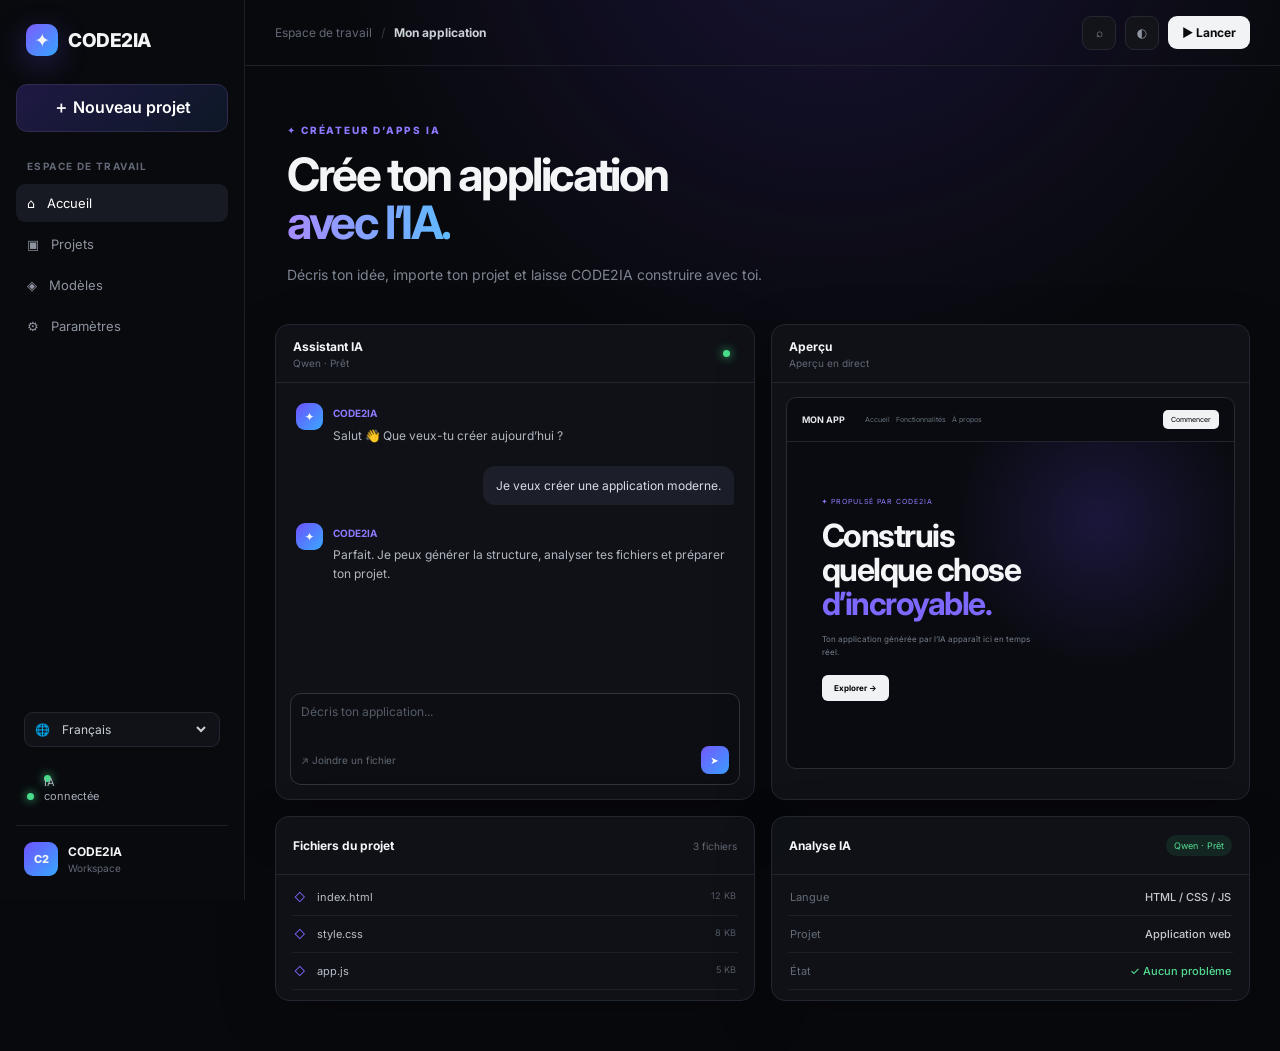
<file: interface/index.html>
<!DOCTYPE html>
<html lang="fr">
<head>
  <meta charset="UTF-8">
  <meta name="viewport" content="width=device-width, initial-scale=1.0">
  <title>CODE2IA — AI App Builder</title>
  <link rel="stylesheet" href="style.css">
</head>
<body>
  <div class="app-shell">
    <aside class="sidebar">
      <div class="brand"><span class="brand-mark">✦</span><span>CODE2IA</span></div>
      <button class="new-project" data-action="new-project" data-i18n="newProject">＋ Nouveau projet</button>
      <nav>
        <p class="nav-label" data-i18n="workspace">WORKSPACE</p>
        <a class="nav-item active" href="pages/home.html" data-page="home">⌂ <span data-i18n="home">Accueil</span></a>
        <a class="nav-item" href="pages/projects.html" data-page="projects">▣ <span data-i18n="projects">Projets</span></a>
        <a class="nav-item" href="pages/templates.html" data-page="templates">◈ <span data-i18n="templates">Templates</span></a>
        <a class="nav-item" href="pages/settings.html" data-page="settings">⚙ <span data-i18n="settings">Paramètres</span></a>
      </nav>
      <div class="sidebar-bottom">
        <div class="language-control">🌐 <select id="language-select" aria-label="Language"></select></div>
        <div class="status"><span></span> <span data-i18n="connected">IA connectée</span></div>
        <div class="user"><div class="avatar">C2</div><div><strong>CODE2IA</strong><small>Workspace</small></div></div>
      </div>
    </aside>

    <main class="main">
      <header class="topbar">
        <div><span class="muted" data-i18n="ws">Workspace</span><span class="slash">/</span><strong data-i18n="app">Mon application</strong></div>
        <div class="top-actions"><button class="icon-btn" id="search-btn" title="Search">⌕</button><button class="icon-btn" id="theme-btn" title="Theme">◐</button><button class="run-btn" id="run-btn" data-i18n="launch">▶ Lancer</button></div>
      </header>

      <section class="hero">
        <div class="eyebrow" data-i18n="eyebrow">✦ AI APP BUILDER</div>
        <h1 data-i18n-title>Crée ton application<br><span>avec l’IA.</span></h1>
        <p data-i18n="subtitle">Décris ton idée, importe ton projet et laisse CODE2IA construire avec toi.</p>
      </section>

      <section class="workspace-grid">
        <div class="panel chat-panel">
          <div class="panel-head"><div><strong data-i18n="assistant">Assistant IA</strong><small data-i18n="ready">Qwen · Prêt</small></div><span class="online-dot"></span></div>
          <div class="messages" id="messages">
            <div class="message ai"><div class="mini-avatar">✦</div><div><strong>CODE2IA</strong><p data-i18n="hello">Salut 👋 Que veux-tu créer aujourd’hui ?</p></div></div>
            <div class="message user-message"><p data-i18n="userExample">Je veux créer une application moderne.</p></div>
            <div class="message ai"><div class="mini-avatar">✦</div><div><strong>CODE2IA</strong><p data-i18n="answer">Parfait. Je peux générer la structure, analyser tes fichiers et préparer ton projet.</p></div></div>
          </div>
          <div class="prompt-box"><textarea id="prompt-input" data-i18n-placeholder="prompt" placeholder="Décris ton application..." rows="2"></textarea><div class="prompt-footer"><label for="file-input" data-i18n="attach" style="cursor:pointer">↗ Joindre un fichier</label><input id="file-input" type="file" hidden><button class="send" id="send-btn">➤</button></div></div>
        </div>

        <div class="panel preview-panel">
          <div class="panel-head"><div><strong data-i18n="preview">Aperçu</strong><small data-i18n="live">Live preview</small></div><div class="window-dots"><i></i><i></i><i></i></div></div>
          <div class="preview-screen">
            <div class="mock-nav"><b>MON APP</b><span>Accueil&nbsp;&nbsp; Fonctionnalités&nbsp;&nbsp; À propos</span><button id="start-btn" data-i18n="start">Commencer</button></div>
            <div class="mock-content"><div class="mock-badge" data-i18n="powered">✦ POWERED BY CODE2IA</div><h2 data-i18n-mock-title>Construis<br>quelque chose<br><em>d’incroyable.</em></h2><p data-i18n="mockText">Ton application générée par l’IA apparaît ici en temps réel.</p><button class="mock-button" id="explore-btn" data-i18n="explore">Explorer →</button></div>
          </div>
        </div>
      </section>

      <section class="bottom-grid">
        <div class="panel files-panel"><div class="panel-head"><strong data-i18n="files">Fichiers du projet</strong><span data-i18n="fileCount">3 fichiers</span></div><div class="file-row"><span>◇</span> index.html <small>12 KB</small></div><div class="file-row"><span>◇</span> style.css <small>8 KB</small></div><div class="file-row"><span>◇</span> app.js <small>5 KB</small></div></div>
        <div class="panel analysis-panel"><div class="panel-head"><strong data-i18n="analysis">Analyse IA</strong><span class="badge" data-i18n="ready">Prêt</span></div><div class="analysis-line"><span data-i18n="language">Langage</span><b>HTML / CSS / JS</b></div><div class="analysis-line"><span data-i18n="project">Projet</span><b data-i18n="webApp">Web Application</b></div><div class="analysis-line"><span data-i18n="state">État</span><b class="success" data-i18n="noProblem">✓ Aucun problème</b></div></div>
      </section>
    </main>
  </div>
  <script src="i18n.js"></script>
  <script src="js/navigation.js"></script>
  <script src="app.js"></script>
</body>
</html>
</file>
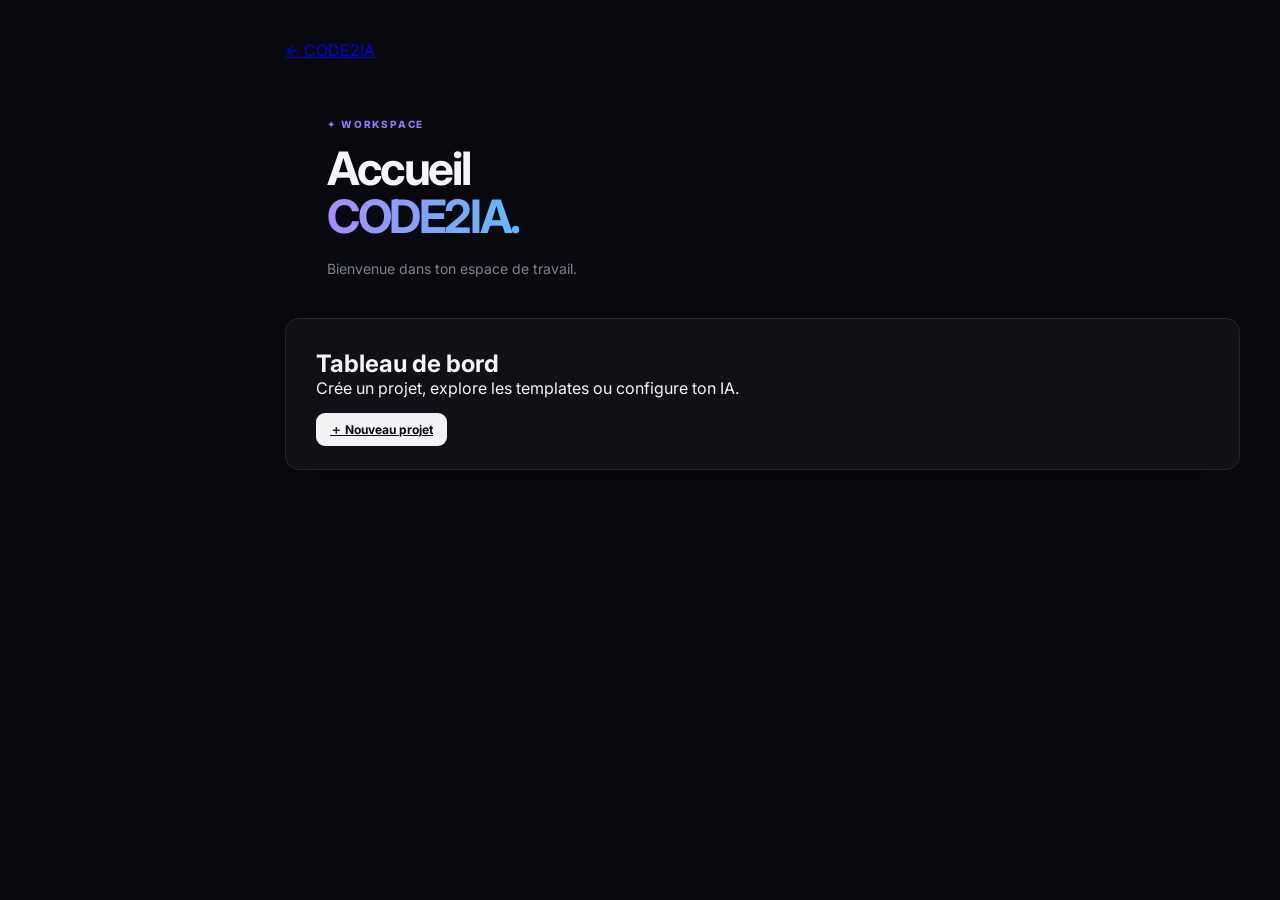
<file: interface/pages/home.html>
<!DOCTYPE html><html lang="fr"><head><meta charset="UTF-8"><meta name="viewport" content="width=device-width,initial-scale=1"><title>CODE2IA — Accueil</title><link rel="stylesheet" href="../style.css"></head><body><main class="main" style="min-height:100vh;padding:40px"><a href="../index.html">← CODE2IA</a><section class="hero"><div class="eyebrow">✦ WORKSPACE</div><h1>Accueil<br><span>CODE2IA.</span></h1><p>Bienvenue dans ton espace de travail.</p></section><div class="panel" style="padding:30px"><h2>Tableau de bord</h2><p>Crée un projet, explore les templates ou configure ton IA.</p><br><a class="run-btn" href="new-project.html">＋ Nouveau projet</a></div></main><script src="../js/navigation.js"></script></body></html>
</file>
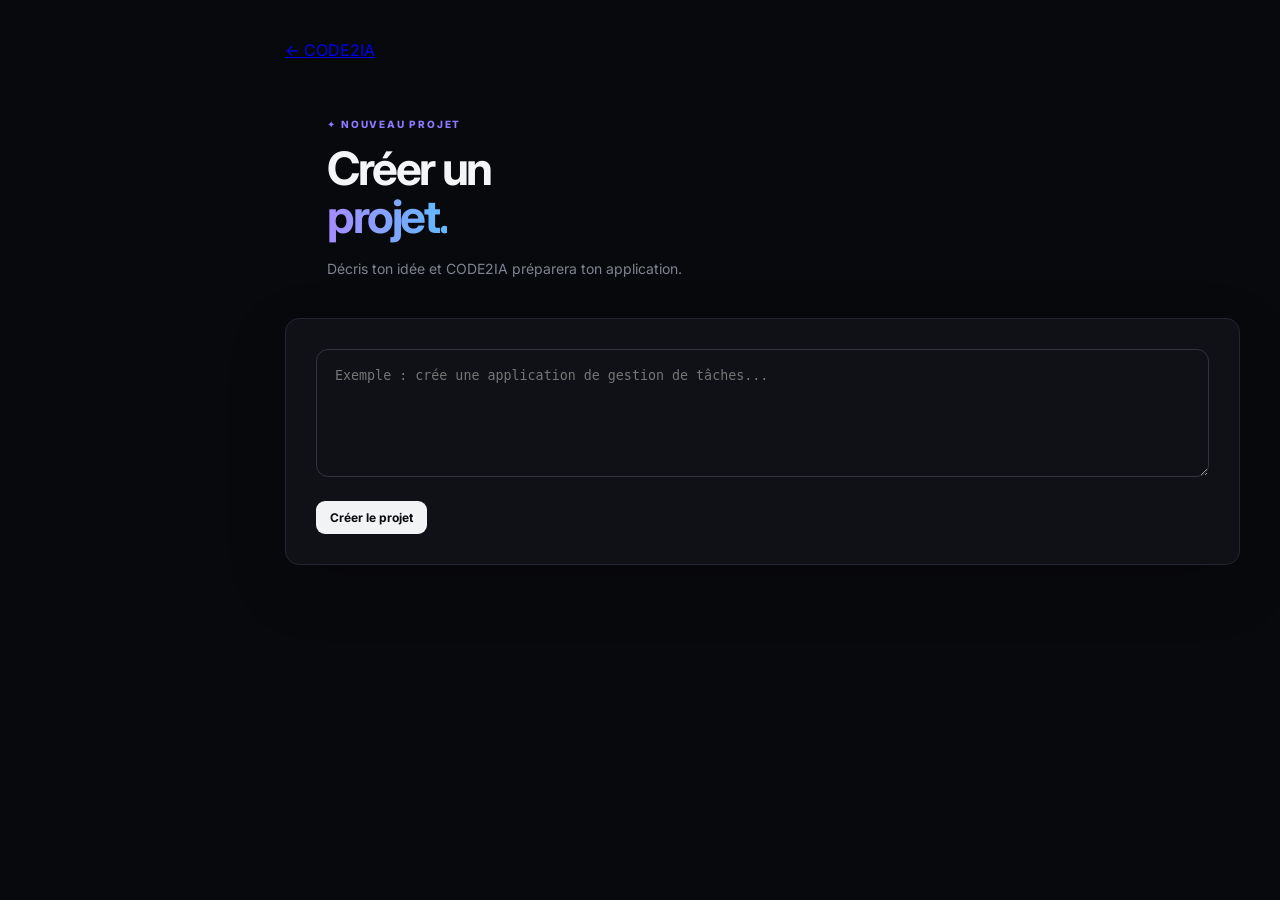
<file: interface/pages/new-project.html>
<!DOCTYPE html><html lang="fr"><head><meta charset="UTF-8"><meta name="viewport" content="width=device-width,initial-scale=1"><title>CODE2IA — Nouveau projet</title><link rel="stylesheet" href="../style.css"></head><body><main class="main" style="min-height:100vh;padding:40px"><a href="../index.html">← CODE2IA</a><section class="hero"><div class="eyebrow">✦ NOUVEAU PROJET</div><h1>Créer un<br><span>projet.</span></h1><p>Décris ton idée et CODE2IA préparera ton application.</p></section><div class="panel" style="padding:30px"><textarea id="project-prompt" rows="6" style="width:100%;padding:18px;background:transparent;color:inherit;border:1px solid #30343d;border-radius:12px" placeholder="Exemple : crée une application de gestion de tâches..."></textarea><br><br><button id="create-project" class="run-btn">Créer le projet</button></div></main><script src="../js/new-project.js"></script></body></html>
</file>
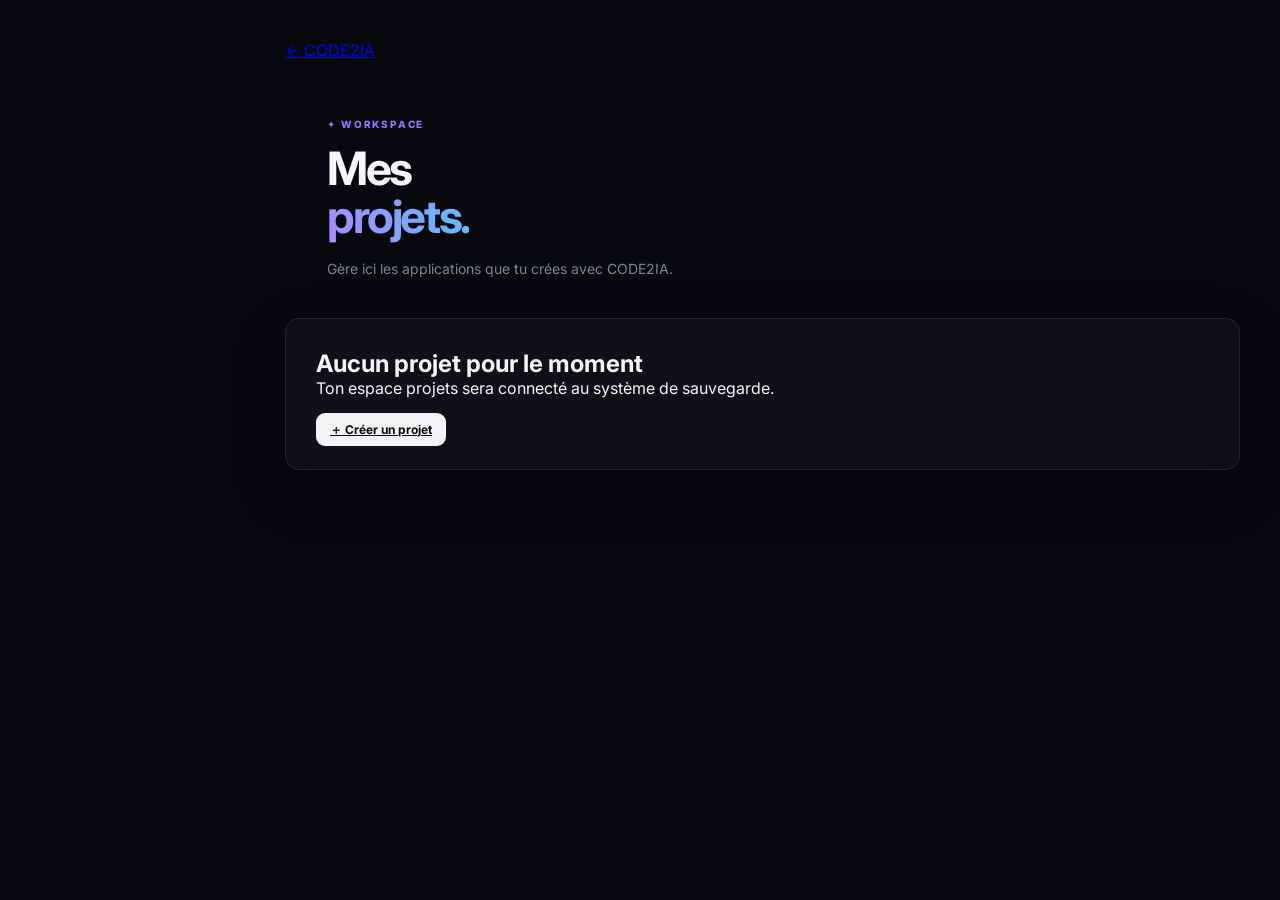
<file: interface/pages/projects.html>
<!DOCTYPE html><html lang="fr"><head><meta charset="UTF-8"><meta name="viewport" content="width=device-width,initial-scale=1"><title>CODE2IA — Projets</title><link rel="stylesheet" href="../style.css"></head><body><main class="main" style="min-height:100vh;padding:40px"><a href="../index.html">← CODE2IA</a><section class="hero"><div class="eyebrow">✦ WORKSPACE</div><h1>Mes<br><span>projets.</span></h1><p>Gère ici les applications que tu crées avec CODE2IA.</p></section><div id="project-list" class="panel" style="padding:30px"><h2>Aucun projet pour le moment</h2><p>Ton espace projets sera connecté au système de sauvegarde.</p><br><a class="run-btn" href="new-project.html">＋ Créer un projet</a></div></main><script src="../js/projects.js"></script></body></html>
</file>
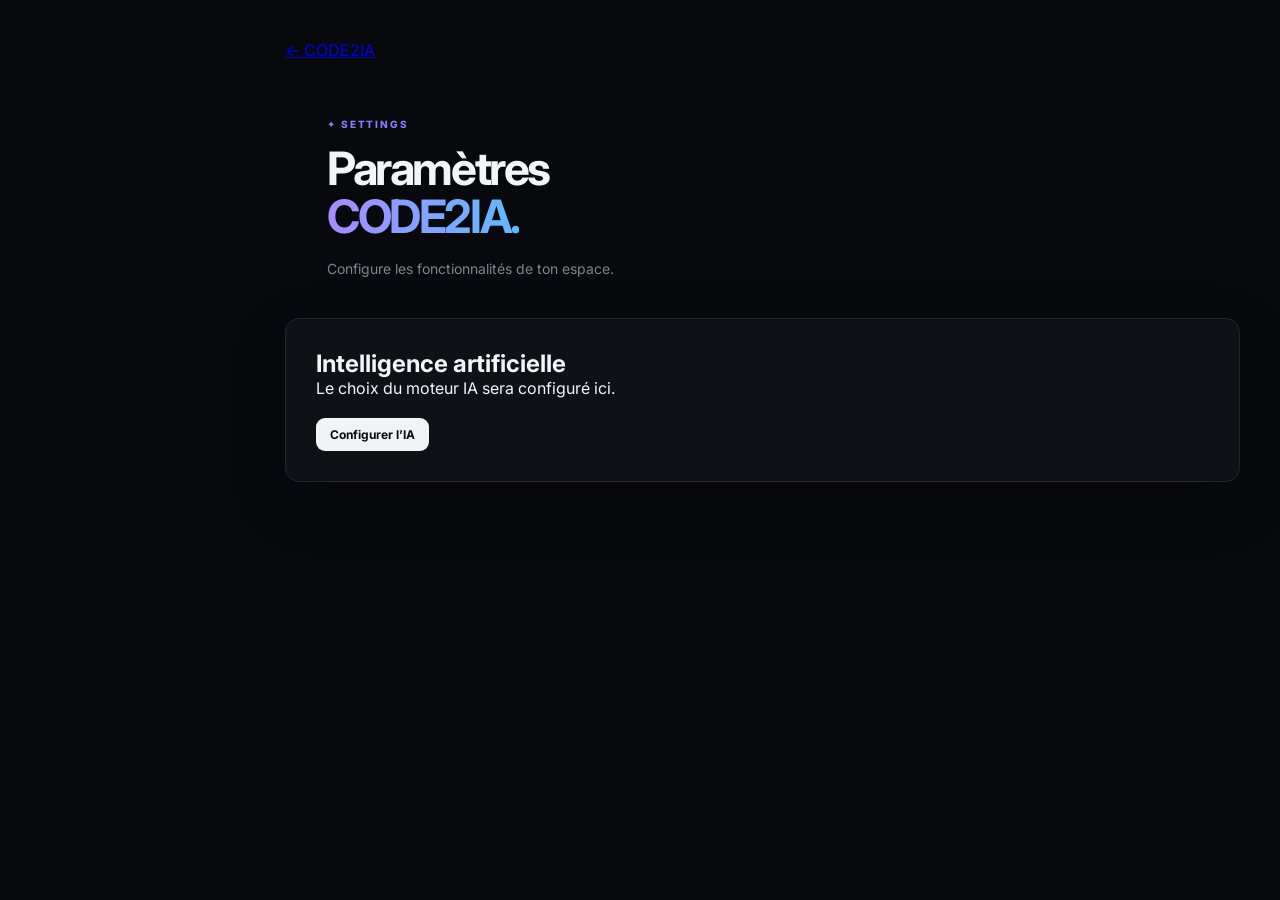
<file: interface/pages/settings.html>
<!DOCTYPE html><html lang="fr"><head><meta charset="UTF-8"><meta name="viewport" content="width=device-width,initial-scale=1"><title>CODE2IA — Paramètres</title><link rel="stylesheet" href="../style.css"></head><body><main class="main" style="min-height:100vh;padding:40px"><a href="../index.html">← CODE2IA</a><section class="hero"><div class="eyebrow">✦ SETTINGS</div><h1>Paramètres<br><span>CODE2IA.</span></h1><p>Configure les fonctionnalités de ton espace.</p></section><div class="panel" style="padding:30px"><h2>Intelligence artificielle</h2><p>Le choix du moteur IA sera configuré ici.</p><br><button id="ai-config" class="run-btn">Configurer l’IA</button></div></main><script src="../js/settings.js"></script></body></html>
</file>
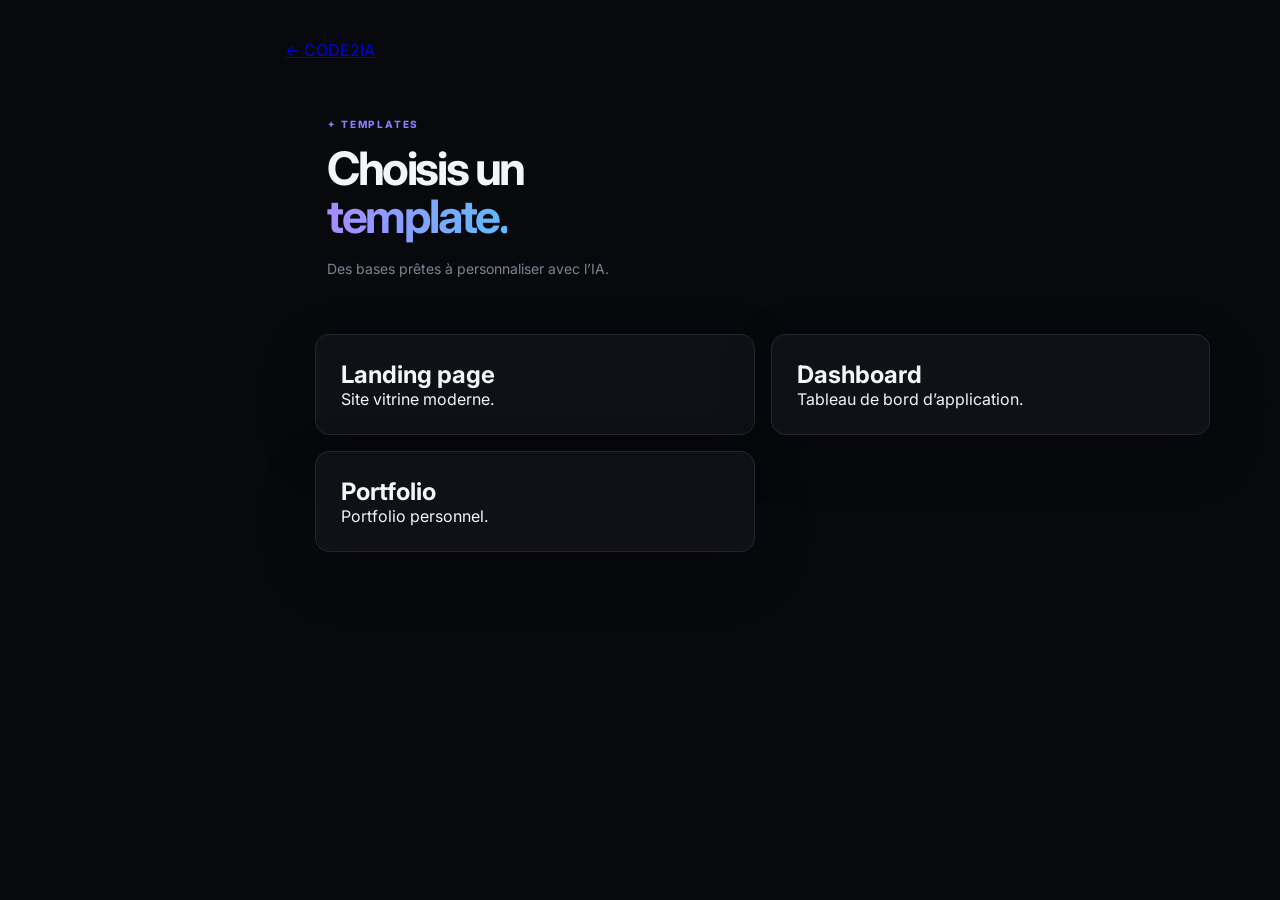
<file: interface/pages/templates.html>
<!DOCTYPE html><html lang="fr"><head><meta charset="UTF-8"><meta name="viewport" content="width=device-width,initial-scale=1"><title>CODE2IA — Templates</title><link rel="stylesheet" href="../style.css"></head><body><main class="main" style="min-height:100vh;padding:40px"><a href="../index.html">← CODE2IA</a><section class="hero"><div class="eyebrow">✦ TEMPLATES</div><h1>Choisis un<br><span>template.</span></h1><p>Des bases prêtes à personnaliser avec l’IA.</p></section><div class="bottom-grid"><div class="panel" style="padding:25px"><h2>Landing page</h2><p>Site vitrine moderne.</p></div><div class="panel" style="padding:25px"><h2>Dashboard</h2><p>Tableau de bord d’application.</p></div><div class="panel" style="padding:25px"><h2>Portfolio</h2><p>Portfolio personnel.</p></div></div></main><script src="../js/templates.js"></script></body></html>
</file>
<file: interface/style.css>
@import url('https://fonts.googleapis.com/css2?family=Inter:wght@400;500;600;700;800&display=swap');

*{box-sizing:border-box;margin:0;padding:0}html,body{min-height:100%;font-family:Inter,system-ui,sans-serif;background:#08090d;color:#f4f5f7}body{overflow-x:hidden}.app-shell{min-height:100vh;display:flex;background:radial-gradient(circle at 65% -10%,rgba(105,70,255,.16),transparent 35%),#08090d}.sidebar{width:245px;min-height:100vh;padding:24px 16px;border-right:1px solid #1d2029;background:rgba(10,11,16,.86);display:flex;flex-direction:column;position:fixed;left:0;top:0;bottom:0}.brand{display:flex;align-items:center;gap:10px;font-weight:800;font-size:19px;letter-spacing:-.5px;padding:0 10px 28px}.brand-mark{width:32px;height:32px;border-radius:10px;display:grid;place-items:center;background:linear-gradient(135deg,#7c5cff,#36a5ff);box-shadow:0 8px 30px rgba(103,82,255,.3)}button{font:inherit;border:0;cursor:pointer}.new-project{width:100%;padding:12px;border:1px solid #302b4d;border-radius:11px;color:#fff;background:linear-gradient(135deg,rgba(111,76,255,.22),rgba(50,142,255,.1));font-weight:600;margin-bottom:28px}.language-control{display:flex;align-items:center;gap:8px;margin:-16px 8px 18px;padding:8px 10px;border:1px solid #232630;border-radius:9px;background:#101218;color:#8e949f;font-size:12px}.language-control #language-select{flex:1;min-width:0;background:transparent;color:#cbd0d8;border:0;outline:0;font:inherit;cursor:pointer}.language-control #language-select option{background:#101218;color:#f4f5f7}.nav-label{font-size:10px;color:#626875;font-weight:700;letter-spacing:1.4px;padding:0 11px 9px}.nav-item{display:flex;gap:12px;align-items:center;color:#8e949f;text-decoration:none;padding:11px;border-radius:9px;font-size:13px;margin:3px 0}.nav-item.active,.nav-item:hover{background:#171923;color:#fff}.sidebar-bottom{margin-top:auto}.status{font-size:11px;color:#a7adb8;padding:10px 11px;margin-bottom:12px}.status span,.online-dot{display:inline-block;width:7px;height:7px;border-radius:50%;background:#48dc8b;box-shadow:0 0 10px #48dc8b;margin-right:7px}.user{display:flex;align-items:center;gap:10px;border-top:1px solid #1d2029;padding:16px 8px 0}.avatar,.mini-avatar{display:grid;place-items:center;border-radius:9px;background:linear-gradient(135deg,#6e52ff,#38a8ff);font-weight:800}.avatar{width:34px;height:34px;font-size:11px}.user strong{display:block;font-size:12px}.user small,.panel-head small{display:block;color:#626875;font-size:10px;margin-top:3px}.main{width:calc(100% - 245px);margin-left:245px;padding-bottom:50px}.topbar{height:66px;border-bottom:1px solid #1d2029;display:flex;align-items:center;justify-content:space-between;padding:0 30px;color:#cbd0d8;font-size:12px}.muted{color:#626875}.slash{color:#353943;padding:0 9px}.top-actions{display:flex;align-items:center;gap:9px}.icon-btn{background:#12141a;color:#8f96a2;border:1px solid #252832;border-radius:9px;width:34px;height:34px}.run-btn{background:#f2f3f5;color:#090a0e;border-radius:9px;padding:9px 14px;font-weight:700;font-size:12px}.hero{padding:58px 42px 38px;max-width:800px}.eyebrow{color:#8d78ff;font-size:10px;font-weight:800;letter-spacing:1.8px;margin-bottom:14px}.hero h1{font-size:46px;line-height:1.05;letter-spacing:-2.4px}.hero h1 span{background:linear-gradient(90deg,#a78bff,#5fbaff);-webkit-background-clip:text;background-clip:text;color:transparent}.hero p{color:#7e8490;font-size:14px;margin-top:16px;max-width:550px;line-height:1.7}.workspace-grid,.bottom-grid{display:grid;grid-template-columns:1fr 1fr;gap:16px;padding:0 30px}.panel{background:rgba(16,18,24,.9);border:1px solid #232630;border-radius:14px;overflow:hidden;box-shadow:0 20px 60px rgba(0,0,0,.18)}.panel-head{height:58px;padding:0 17px;border-bottom:1px solid #232630;display:flex;align-items:center;justify-content:space-between;font-size:12px}.messages{padding:20px;min-height:310px}.message{display:flex;gap:10px;margin-bottom:18px;font-size:12px;line-height:1.6}.message strong{font-size:10px;color:#8d78ff}.message p{color:#b1b6c0;margin-top:3px}.mini-avatar{width:27px;height:27px;min-width:27px;font-size:12px}.user-message{justify-content:flex-end}.user-message p{background:#1c1f29;color:#d8dbe1;padding:10px 13px;border-radius:12px 12px 3px 12px;max-width:75%}.prompt-box{margin:0 14px 14px;border:1px solid #30343e;background:#0c0e13;border-radius:11px;padding:10px}.prompt-box textarea{width:100%;resize:none;border:0;outline:0;background:transparent;color:#ddd;font:12px Inter}.prompt-box textarea::placeholder{color:#555c68}.prompt-footer{display:flex;align-items:center;justify-content:space-between;color:#626975;font-size:10px;margin-top:8px}.send{width:28px;height:28px;border-radius:8px;background:linear-gradient(135deg,#7359ff,#3c9eff);color:white}.preview-screen{margin:14px;background:#090b10;border:1px solid #282c36;border-radius:10px;min-height:372px;overflow:hidden}.mock-nav{height:44px;border-bottom:1px solid #20242d;display:flex;align-items:center;padding:0 15px;gap:20px;font-size:7px;color:#69717e}.mock-nav b{color:#e5e7eb;font-size:9px}.mock-nav span{flex:1}.mock-nav button{font-size:7px;background:#f1f2f4;border-radius:5px;padding:5px 8px}.mock-content{padding:55px 35px;background:radial-gradient(circle at 70% 25%,rgba(107,75,255,.18),transparent 38%)}.mock-badge{font-size:7px;color:#8f7cff;letter-spacing:1px}.mock-content h2{font-size:32px;line-height:1.05;letter-spacing:-1.5px;margin:13px 0}.mock-content em{font-style:normal;color:#7d69ff}.mock-content p{font-size:8px;color:#777f8c;max-width:220px;line-height:1.6}.mock-button{margin-top:16px;padding:8px 12px;background:#f1f2f4;border-radius:6px;font-size:8px;font-weight:700}.bottom-grid{margin-top:16px}.files-panel,.analysis-panel{padding-bottom:10px}.files-panel .panel-head,.analysis-panel .panel-head{margin-bottom:4px}.files-panel .panel-head>span{color:#626875;font-size:10px}.file-row,.analysis-line{margin:0 16px;padding:11px 2px;border-bottom:1px solid #1c1f27;font-size:11px;color:#b9bec8}.file-row span{color:#7c65ff;margin-right:8px}.file-row small{float:right;color:#555c68}.analysis-line{display:flex;justify-content:space-between}.analysis-line span{color:#656c78}.analysis-line b{font-weight:500;color:#c5cad2}.badge{font-size:9px;padding:5px 8px;border-radius:20px;background:rgba(72,220,139,.1);color:#54db91}.success{color:#54db91!important}

/* AI thinking mode */
.thinking-message{align-items:flex-start}.thinking-avatar{animation:thinkingPulse 1.3s ease-in-out infinite}.thinking-content{min-width:0}.thinking-title{display:flex;align-items:center;gap:7px;color:#d9dce3;margin-top:4px;font-size:12px;font-weight:600}.thinking-spinner{width:10px;height:10px;border:1.5px solid #444957;border-top-color:#927dff;border-radius:50%;animation:spin .8s linear infinite}.server-status{margin-top:5px;color:#626975;font-size:9px;line-height:1.4;animation:serverPulse 1.5s ease-in-out infinite}.question-message{align-items:flex-start}.question-content p{max-width:500px}.question-options{display:flex;flex-wrap:wrap;gap:7px;margin-top:9px}.question-option{padding:7px 10px;border:1px solid #343846;border-radius:8px;background:#11141b;color:#bfc4ce;font-size:10px}.question-option:hover{border-color:#6958c7;background:#171827;color:#fff}
@keyframes spin{to{transform:rotate(360deg)}}@keyframes thinkingPulse{50%{transform:scale(.92);opacity:.75}}@keyframes serverPulse{50%{opacity:.45}}

@media(max-width:900px){.sidebar{width:72px;padding:20px 10px}.brand span:last-child,.new-project,.language-control,.nav-label,.nav-item span,.sidebar-bottom .status,.user>div:not(.avatar){display:none}.brand{padding:0 10px 28px}.nav-item{justify-content:center}.main{width:calc(100% - 72px);margin-left:72px}.workspace-grid,.bottom-grid{grid-template-columns:1fr}.hero h1{font-size:38px}}
@media(max-width:600px){.topbar{padding:0 15px}.hero{padding:40px 20px 30px}.hero h1{font-size:34px}.workspace-grid,.bottom-grid{padding:0 15px}.top-actions .icon-btn{display:none}.mock-content h2{font-size:27px}}
</file>
